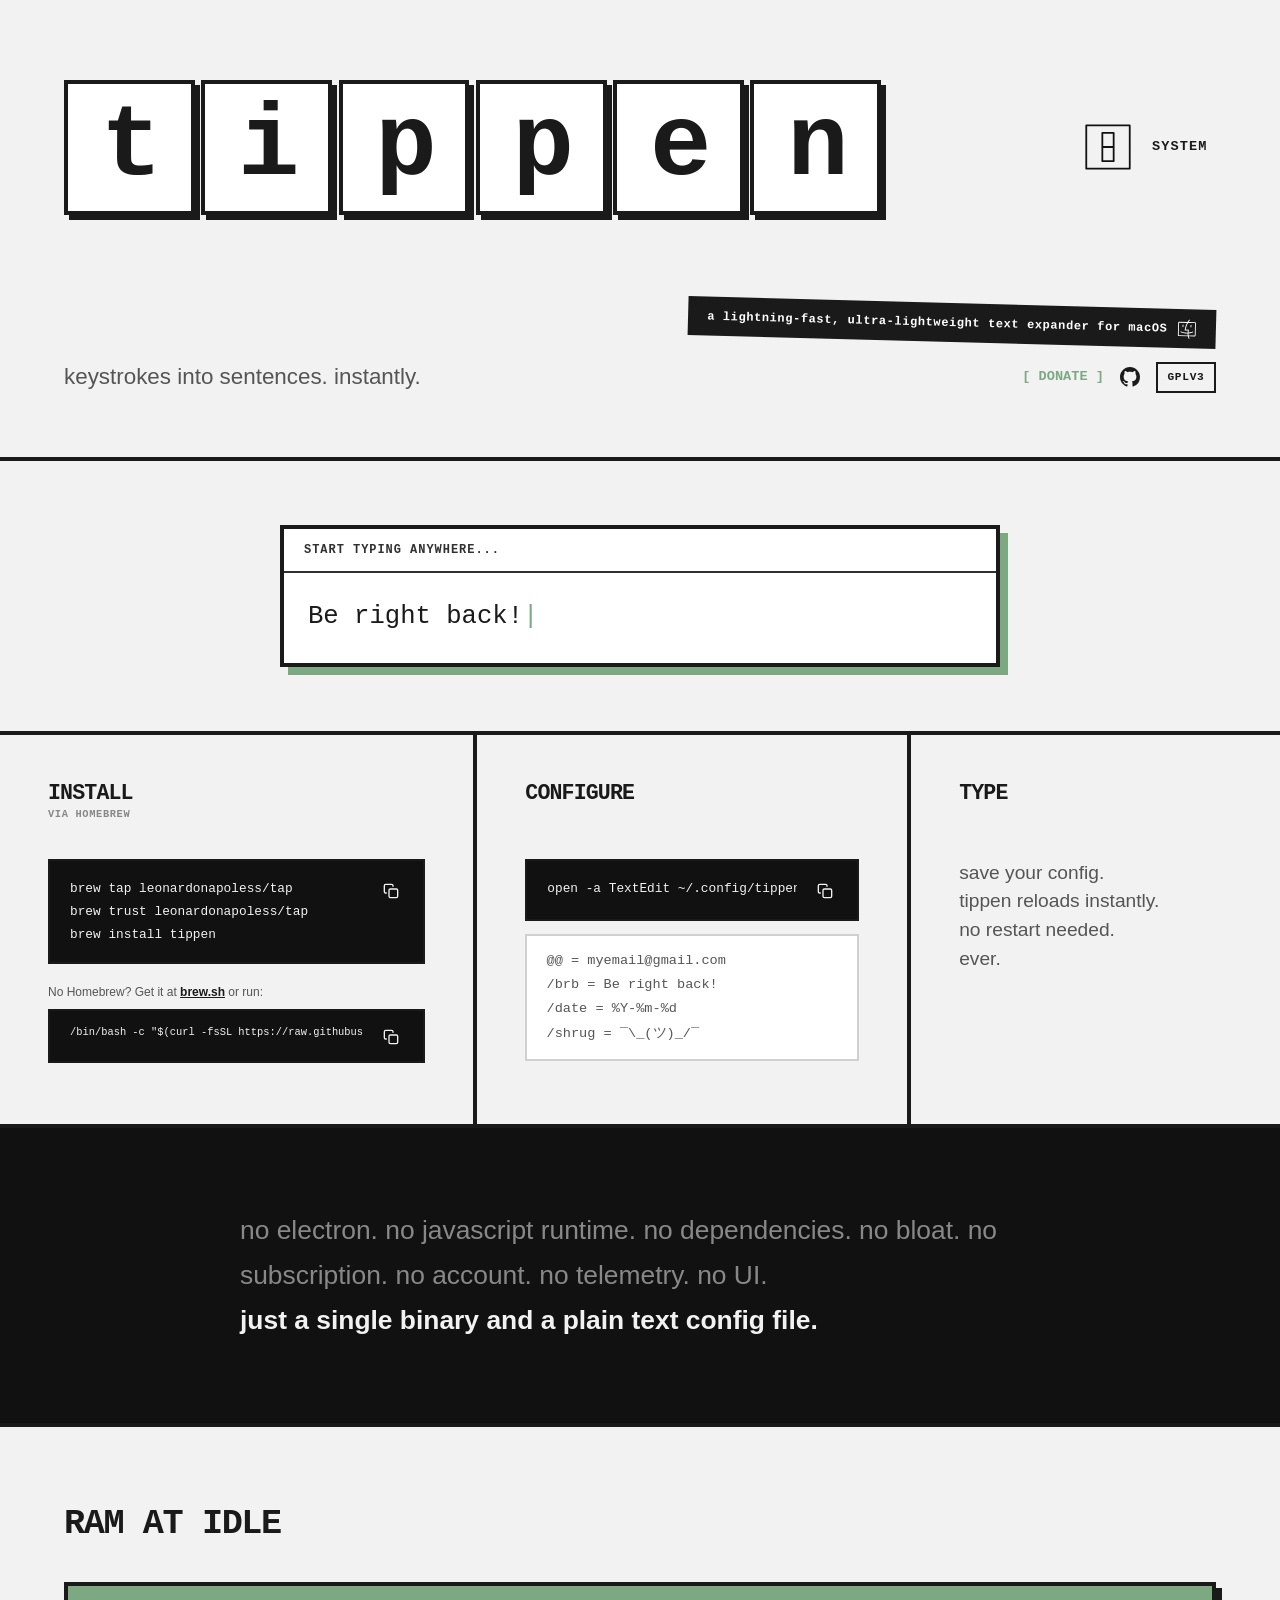
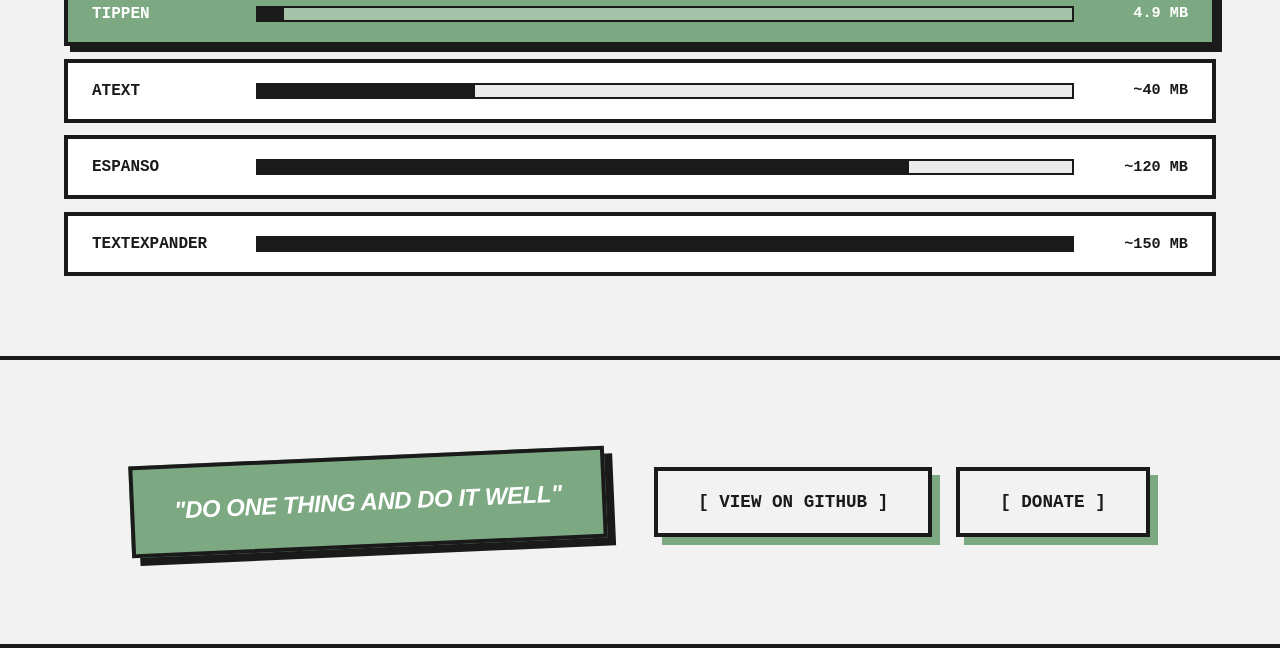
<file: index.html>
<!DOCTYPE html>
<html lang="en">
<head>
  <meta charset="UTF-8">
  <meta name="viewport" content="width=device-width, initial-scale=1.0">
  <title>tippen — tiny text expander for macOS</title>
  <meta name="description" content="A tiny text expander for macOS written in pure C. 4.9MB RAM. No Electron. No subscriptions.">
  <meta name="author" content="Leonardo Nápoles">
  <meta name="theme-color" content="#f2f2f2">
  
  <meta property="og:title" content="tippen — tiny text expander for macOS">
  <meta property="og:description" content="Lightning-fast, ultra-lightweight text expander for macOS written in C.">
  <meta property="og:type" content="website">

  <link rel="stylesheet" href="css/style.css">
</head>
<body>

  <header class="hero">
    <div class="hero-left">
      <div class="hero-title-row">
        <h1>
          <span class="letter-row">
            <span class="key">t</span>
            <span class="key">i</span>
            <span class="key">p</span>
            <span class="key">p</span>
            <span class="key">e</span>
            <span class="key">n</span>
          </span>
        </h1>
        <div class="theme-switch-wrapper">
          <button class="light-switch" id="themeToggle" type="button" aria-label="Toggle theme" title="Theme: SYSTEM" data-state="system">
            <span class="switch-icon" id="themeSwitchIcon">
              <img src="assets/light-switch/switch-auto.svg" width="64" height="64" alt="Theme Switch">
            </span>
          </button>
          <span class="theme-label" id="themeLabel">AUTO</span>
        </div>
      </div>

      <div class="hero-bottom-row">
        <p class="hero-sub">keystrokes into sentences. instantly.</p>
        <div class="hero-right">
          <div class="specs-badge">
            <span class="specs-text-desktop">a lightning-fast, ultra-lightweight text expander for macOS</span>
            <span class="specs-text-mobile">a fast, lightweight text expander for macOS</span>
            <img src="assets/icons/finder.svg" width="20" height="20" alt="macOS Finder" class="finder-icon">
          </div>
          <div class="hero-credits">
            <a href="donate.html" class="donate-link">[ DONATE ]</a>
            <a href="https://github.com/leonardonapoless/tippen" target="_blank" rel="noopener noreferrer" class="github-link" aria-label="GitHub Repository">
              <img src="assets/icons/github.svg" width="20" height="20" alt="GitHub" class="github-icon">
            </a>
            <span class="tag">GPLv3</span>
          </div>
        </div>
      </div>
    </div>
  </header>

  <main>
    <section class="demo-section" aria-label="Interactive Demo">
      <div class="typing-field">
        <div class="field-label">start typing anywhere...</div>
        <div class="field-body">
          <span class="typed" id="demoTyped"></span><span class="cursor">|</span>
        </div>
      </div>
    </section>

    <section class="install-section">
      <div class="install-cols">
        <div class="install-col">
          <div class="col-header">
            <h3>INSTALL</h3>
            <span class="col-subtext">VIA HOMEBREW</span>
          </div>
          <div class="code-block">
            <div class="code-lines">
              <code>brew tap leonardonapoless/tap</code>
              <code>brew trust leonardonapoless/tap</code>
              <code>brew install tippen</code>
            </div>
            <button class="copy-btn" type="button" aria-label="Copy installation commands" title="Copy code">
              <img src="assets/icons/copy.svg" width="16" height="16" alt="Copy">
            </button>
          </div>
          <div class="alt-install">
            <span>No Homebrew? Get it at <a href="https://brew.sh" target="_blank" rel="noopener noreferrer" class="alt-link">brew.sh</a> or run:</span>
            <div class="code-block brew-install-block">
              <div class="code-lines">
                <code>/bin/bash -c "$(curl -fsSL https://raw.githubusercontent.com/Homebrew/install/HEAD/install.sh)"</code>
              </div>
              <button class="copy-btn" type="button" aria-label="Copy Homebrew install command" title="Copy code">
                <img src="assets/icons/copy.svg" width="16" height="16" alt="Copy">
              </button>
            </div>
          </div>
        </div>

        <div class="install-col">
          <div class="col-header">
            <h3>CONFIGURE</h3>
          </div>
          <div class="code-block">
            <div class="code-lines">
              <code>open -a TextEdit ~/.config/tippen/config.txt</code>
            </div>
            <button class="copy-btn" type="button" aria-label="Copy configuration command" title="Copy code">
              <img src="assets/icons/copy.svg" width="16" height="16" alt="Copy">
            </button>
          </div>
          <div class="config-preview">
            <span>@@ = myemail@gmail.com</span>
            <span>/brb = Be right back!</span>
            <span>/date = %Y-%m-%d</span>
            <span>/shrug = ¯\_(ツ)_/¯</span>
          </div>
        </div>

        <div class="install-col">
          <div class="col-header">
            <h3>TYPE</h3>
          </div>
          <p class="install-note">
            save your config.<br>
            tippen reloads instantly.<br>
            no restart needed.<br>
            ever.
          </p>
        </div>
      </div>
    </section>

    <section class="manifesto">
      <div class="manifesto-inner">
        <p class="manifesto-text">
          no electron. no javascript runtime. no dependencies. no bloat. no subscription. no account. no telemetry. no UI.
          <br>
          <strong>just a single binary and a plain text config file.</strong>
        </p>
      </div>
    </section>

    <section class="memory-section">
      <h2 class="section-title">RAM AT IDLE</h2>
      <div class="memory-list">
        <div class="mem-row ours">
          <span class="mem-name">tippen</span>
          <span class="mem-bar-container"><div class="mem-bar" style="width: 3.2%;"></div></span>
          <span class="mem-val">4.9 MB</span>
        </div>
        <div class="mem-row">
          <span class="mem-name">aText</span>
          <span class="mem-bar-container"><div class="mem-bar" style="width: 26.6%;"></div></span>
          <span class="mem-val">~40 MB</span>
        </div>
        <div class="mem-row">
          <span class="mem-name">Espanso</span>
          <span class="mem-bar-container"><div class="mem-bar" style="width: 80%;"></div></span>
          <span class="mem-val">~120 MB</span>
        </div>
        <div class="mem-row">
          <span class="mem-name">TextExpander</span>
          <span class="mem-bar-container"><div class="mem-bar" style="width: 100%;"></div></span>
          <span class="mem-val">~150 MB</span>
        </div>
      </div>
    </section>

    <section class="cta-section">
      <div class="philosophy-box">
        <p>"do one thing and do it well"</p>
      </div>
      <div class="cta-buttons">
        <a href="https://github.com/leonardonapoless/tippen" target="_blank" rel="noopener noreferrer" class="cta-btn">[ VIEW ON GITHUB ]</a>
        <a href="donate.html" class="cta-btn">[ DONATE ]</a>
      </div>
    </section>
  </main>

  <script type="module" src="js/app.js"></script>
</body>
</html>
</file>
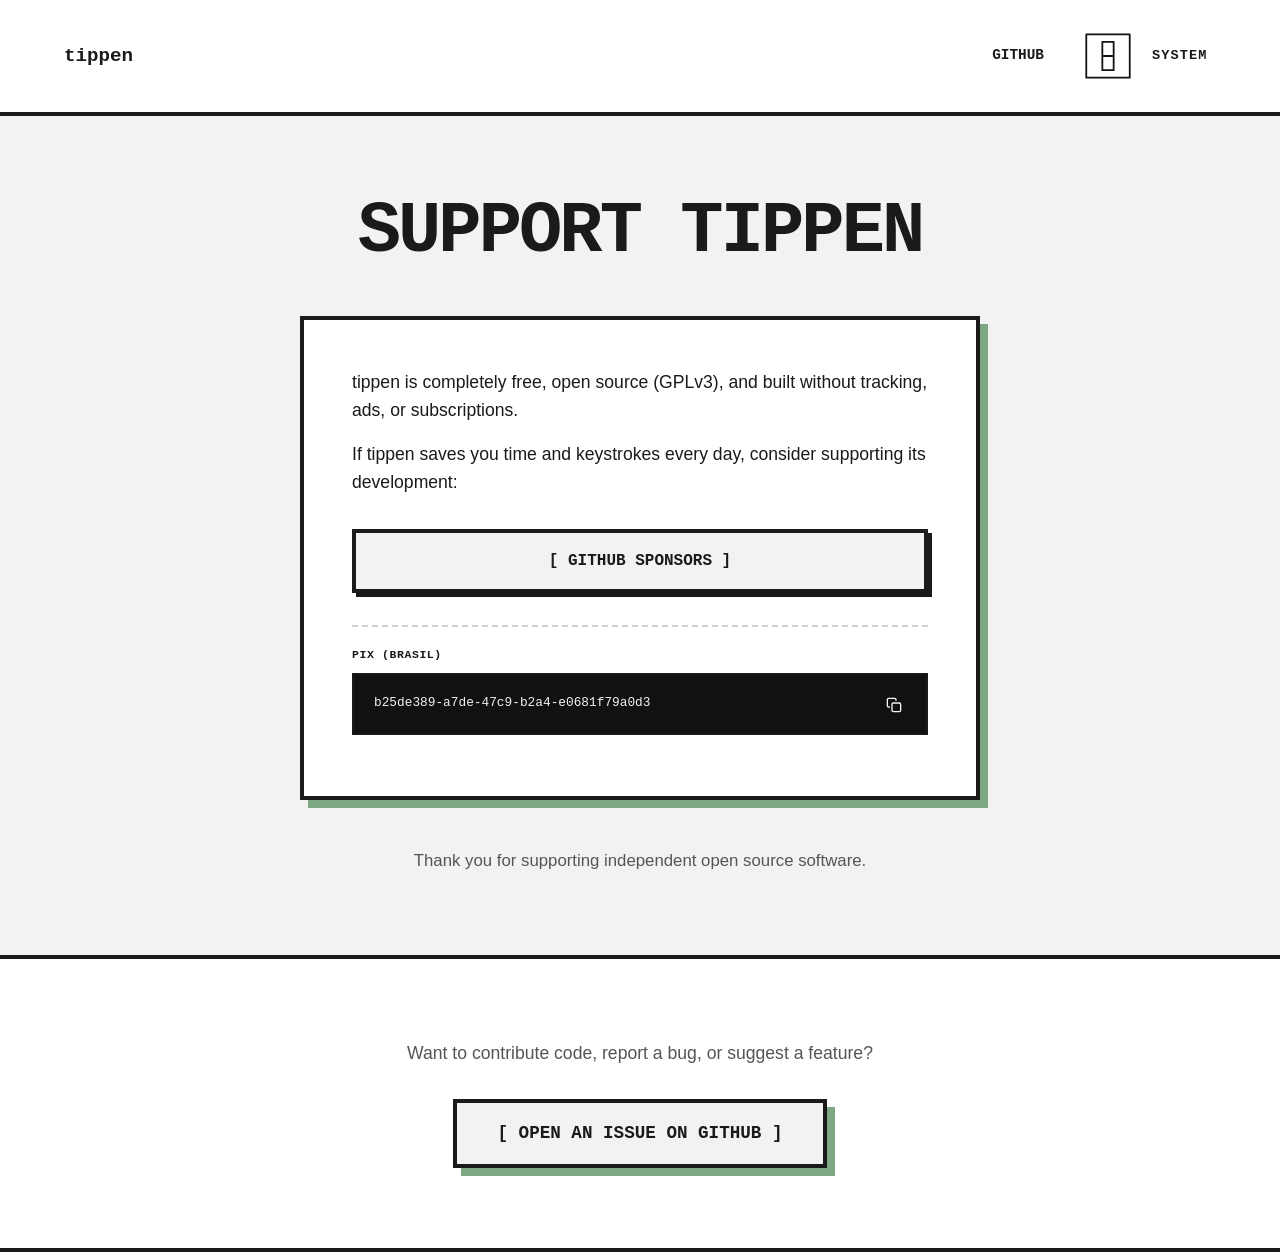
<file: donate.html>
<!DOCTYPE html>
<html lang="en">
<head>
  <meta charset="UTF-8">
  <meta name="viewport" content="width=device-width, initial-scale=1.0">
  <title>Donate — tippen</title>
  <meta name="description" content="Support tippen development — a tiny, open source text expander for macOS.">
  <meta name="theme-color" content="#f2f2f2">

  <link rel="stylesheet" href="css/style.css">
</head>
<body>

  <nav class="subpage-nav">
    <a href="index.html" class="nav-brand">tippen</a>
    <div class="subpage-nav-right">
      <a href="https://github.com/leonardonapoless/tippen" target="_blank" rel="noopener noreferrer" class="nav-link">GITHUB</a>
      <div class="theme-switch-wrapper">
        <button class="light-switch" id="themeToggle" type="button" aria-label="Toggle theme" title="Theme: SYSTEM" data-state="system">
          <span class="switch-icon" id="themeSwitchIcon">
            <img src="assets/light-switch/switch-auto.svg" width="64" height="64" alt="Theme Switch">
          </span>
        </button>
        <span class="theme-label" id="themeLabel">AUTO</span>
      </div>
    </div>
  </nav>

  <main>
    <section class="donate-section">
      <h1 class="donate-title">SUPPORT TIPPEN</h1>
      
      <div class="donate-card">
        <div class="donate-bio">
          <p>tippen is completely free, open source (GPLv3), and built without tracking, ads, or subscriptions.</p>
          <p>If tippen saves you time and keystrokes every day, consider supporting its development:</p>
        </div>

        <div class="donate-actions">
          <a href="https://github.com/sponsors/leonardonapoless" target="_blank" rel="noopener noreferrer" class="donate-btn">[ GITHUB SPONSORS ]</a>

          <div class="pix-box">
            <span class="pix-label">PIX (BRASIL)</span>
            <div class="code-block">
              <div class="code-lines">
                <code>b25de389-a7de-47c9-b2a4-e0681f79a0d3</code>
              </div>
              <button class="copy-btn" type="button" aria-label="Copy PIX Key" title="Copy PIX Key">
                <img src="assets/icons/copy.svg" width="16" height="16" alt="Copy">
              </button>
            </div>
          </div>
        </div>
      </div>

      <div class="donate-thanks">
        <p>Thank you for supporting independent open source software.</p>
      </div>
    </section>

    <section class="contributing-section">
      <p class="contributing-text">Want to contribute code, report a bug, or suggest a feature?</p>
      <a href="https://github.com/leonardonapoless/tippen" target="_blank" rel="noopener noreferrer" class="cta-btn">[ OPEN AN ISSUE ON GITHUB ]</a>
    </section>
  </main>

  <script type="module" src="js/app.js"></script>
</body>
</html>
</file>
<file: css/style.css>
@import "./variables.css";
@import "./base.css";
@import "./components.css";
@import "./sections.css";
@import "./responsive.css";
</file>
